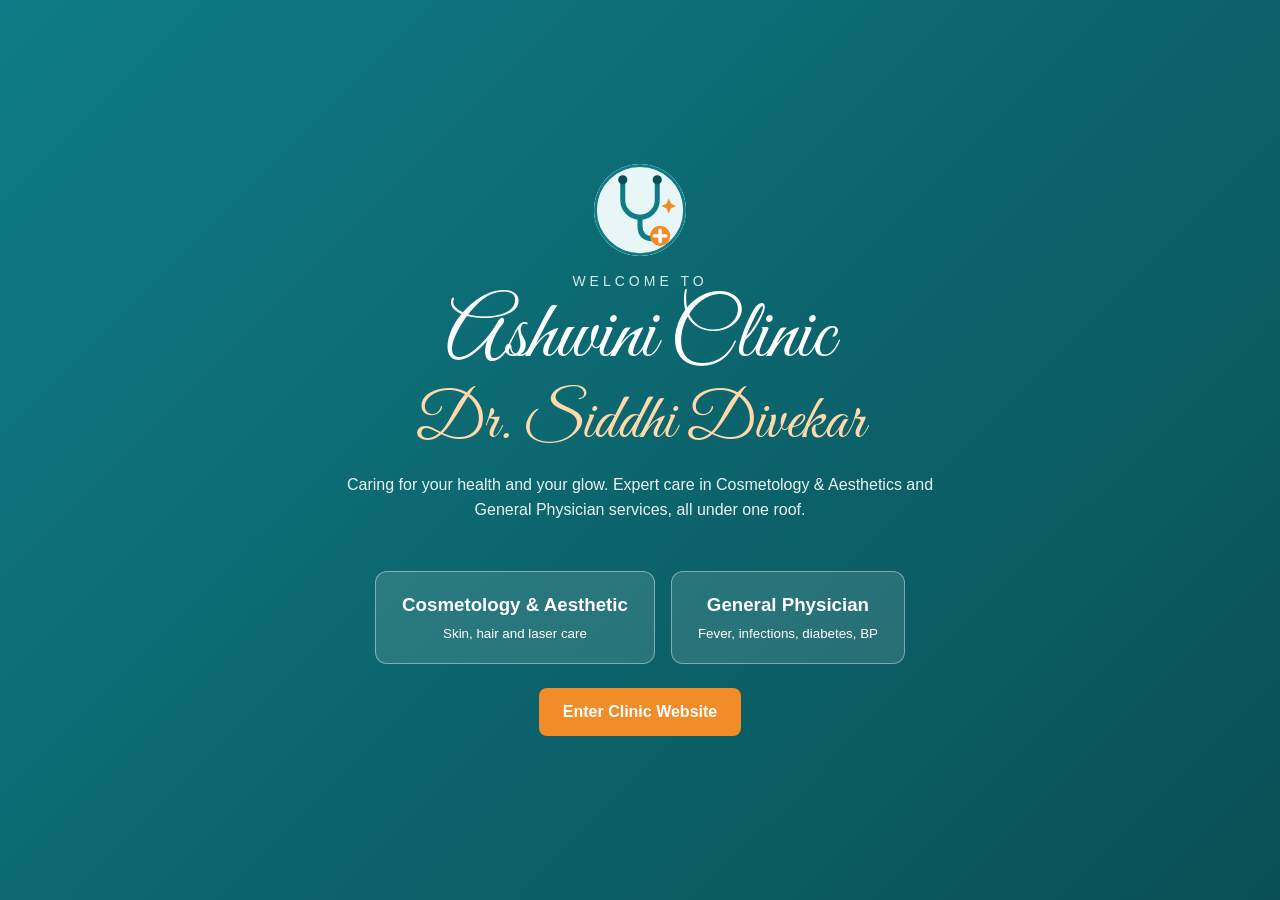
<file: index.html>
<!DOCTYPE html>
<html lang="en"><head><meta charset="UTF-8"><meta name="viewport" content="width=device-width,initial-scale=1">
<title>Welcome | Ashwini Clinic</title><link rel="icon" href="img/logo.svg"><link rel="stylesheet" href="css/style.css"></head>
<body>
<div class="hero welcome">
  <img class="biglogo" src="img/logo.svg" alt="Ashwini Clinic logo">
  <div class="welcome-small">Welcome to</div>
  <h1 class="script">Ashwini Clinic</h1>
  <div class="docname">Dr. Siddhi Divekar</div>
  <p>Caring for your health and your glow. Expert care in Cosmetology &amp; Aesthetics and General Physician services, all under one roof.</p>
  <div class="cards2">
    <div class="dept"><h3>Cosmetology &amp; Aesthetic</h3><small>Skin, hair and laser care</small></div>
    <div class="dept"><h3>General Physician</h3><small>Fever, infections, diabetes, BP</small></div>
  </div>
  <a class="btn" href="home.html">Enter Clinic Website</a>
</div>
</body></html>
</file>
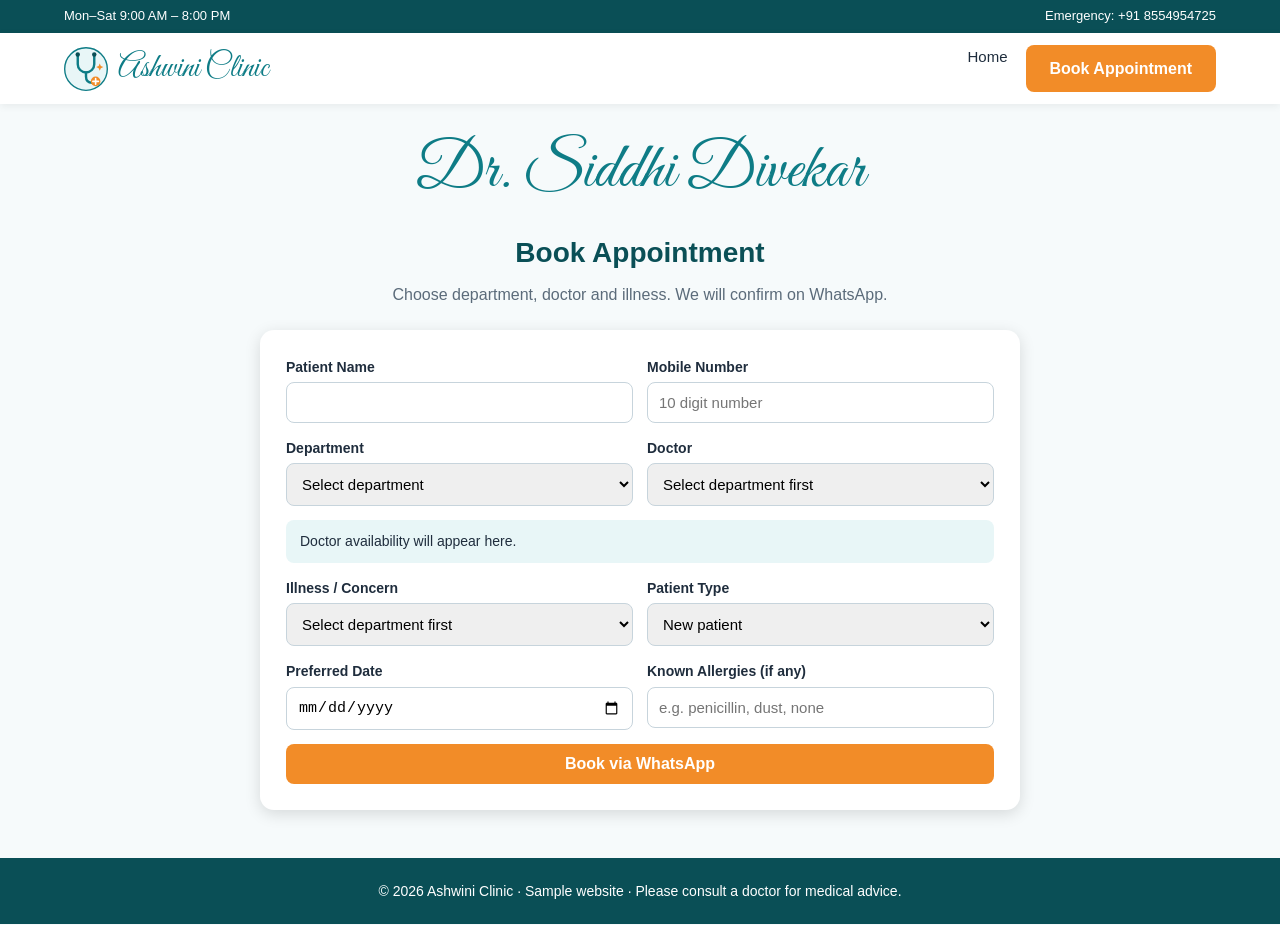
<file: appointment.html>
<!DOCTYPE html>
<html lang="en"><head><meta charset="UTF-8"><meta name="viewport" content="width=device-width,initial-scale=1">
<title>Book Appointment | Ashwini Clinic</title><link rel="icon" href="img/logo.svg"><link rel="stylesheet" href="css/style.css"></head>
<body>
<div class="top"><span>Mon–Sat 9:00 AM – 8:00 PM</span><span>Emergency: +91 8554954725</span></div>
<nav><a class="logo" href="index.html"><img src="img/logo.svg" alt="Ashwini Clinic logo"><span>Ashwini Clinic</span></a><div class="links"><a href="home.html">Home</a><a href="appointment.html" class="btn">Book Appointment</a></div></nav>
<div style="text-align:center;padding:30px 5% 0"><div class="docname dark">Dr. Siddhi Divekar</div></div>
<section id="book" style="padding-top:10px"><h2 style="text-align:center">Book Appointment</h2><p class="sub" style="text-align:center">Choose department, doctor and illness. We will confirm on WhatsApp.</p>
<form id="bookForm">
<div class="row"><div><label>Patient Name</label><input id="name" required></div><div><label>Mobile Number</label><input id="phone" type="tel" pattern="[0-9]{10}" placeholder="10 digit number" required></div></div>
<div class="row"><div><label>Department</label><select id="dept" required><option value="">Select department</option><option>Cosmetology &amp; Aesthetic</option><option>General Physician</option></select></div>
<div><label>Doctor</label><select id="doctor" required><option value="">Select department first</option></select></div></div>
<div id="avail">Doctor availability will appear here.</div>
<div class="row"><div><label>Illness / Concern</label><select id="illness" required><option value="">Select department first</option></select></div>
<div><label>Patient Type</label><select id="ptype" required><option>New patient</option><option>Emergency</option><option>Prescription</option><option>Waiting</option><option>Repeat patient</option></select></div></div>
<div class="row"><div><label>Preferred Date</label><input id="date" type="date" required></div><div><label>Known Allergies (if any)</label><input id="allergy" placeholder="e.g. penicillin, dust, none"></div></div>
<button class="btn" type="submit">Book via WhatsApp</button>
</form></section>
<footer>© 2026 Ashwini Clinic · Sample website · Please consult a doctor for medical advice.</footer>
<script src="js/app.js"></script>
</body></html>
</file>
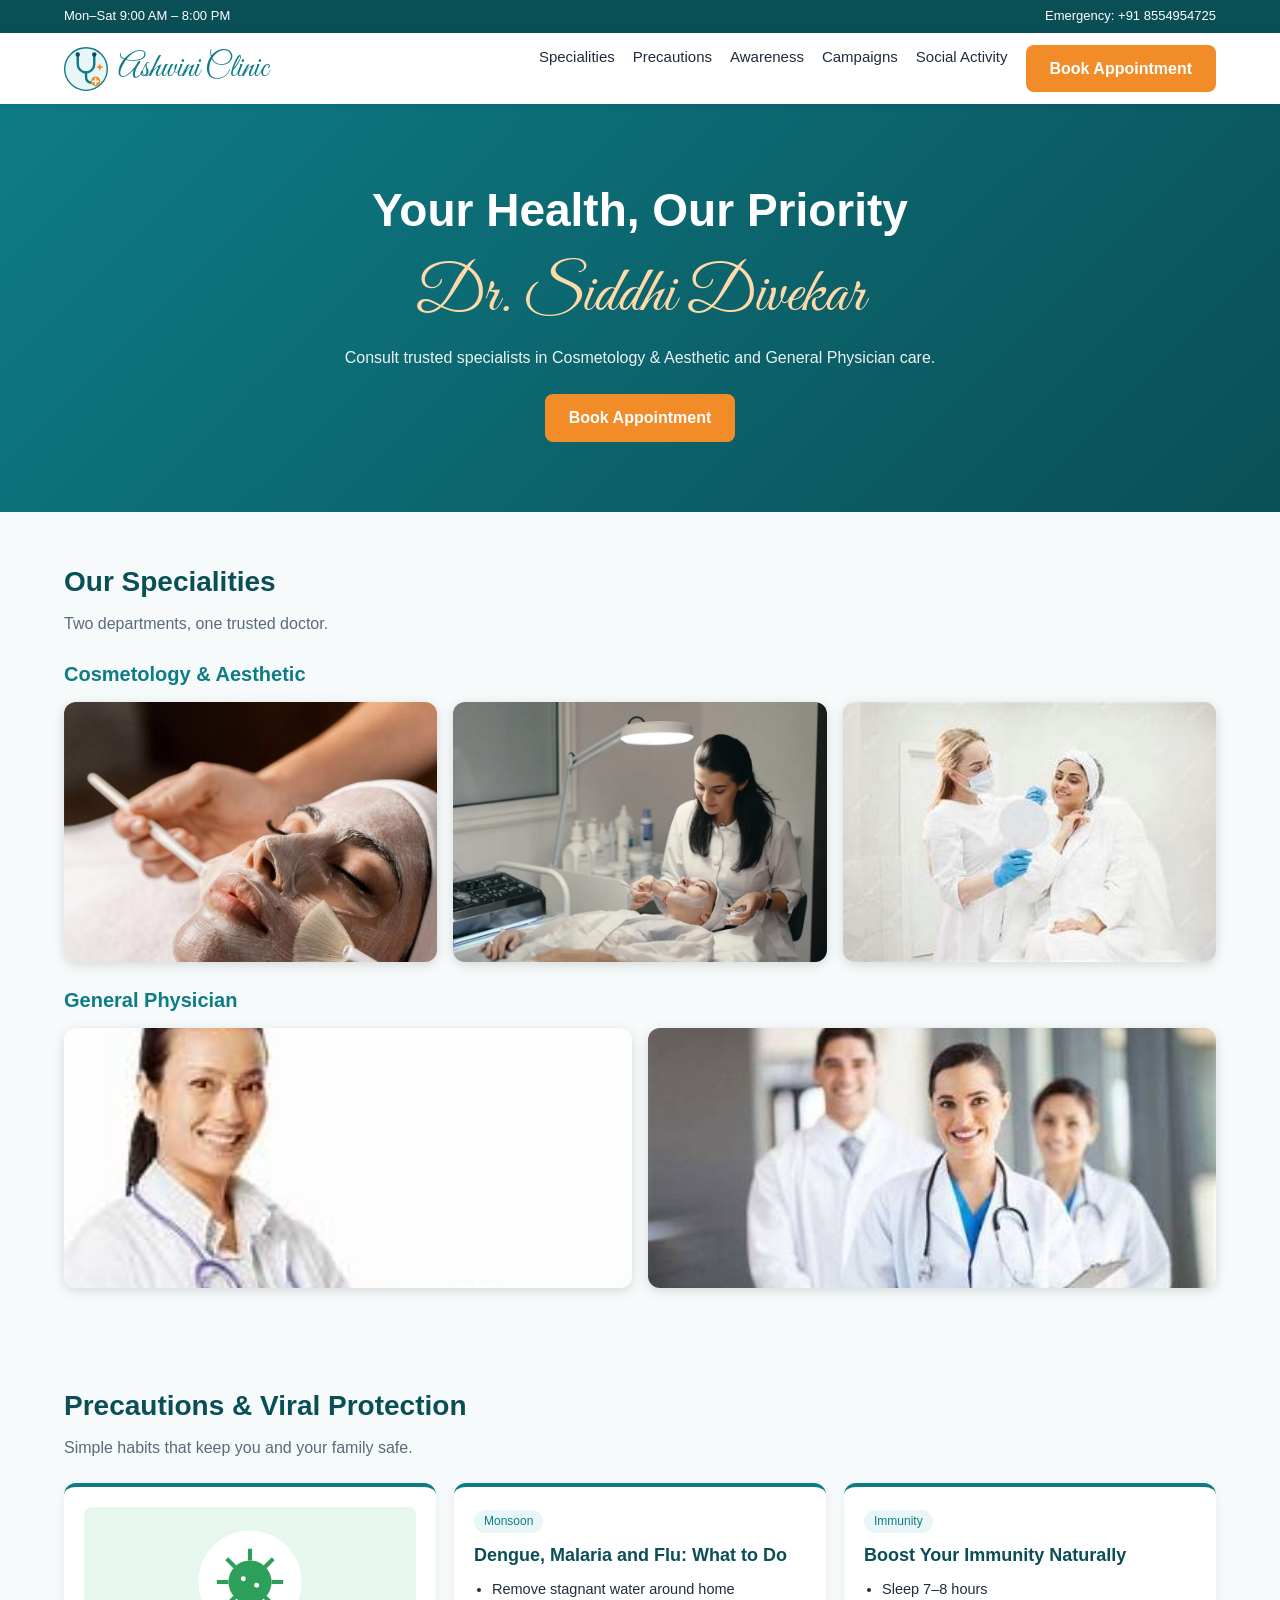
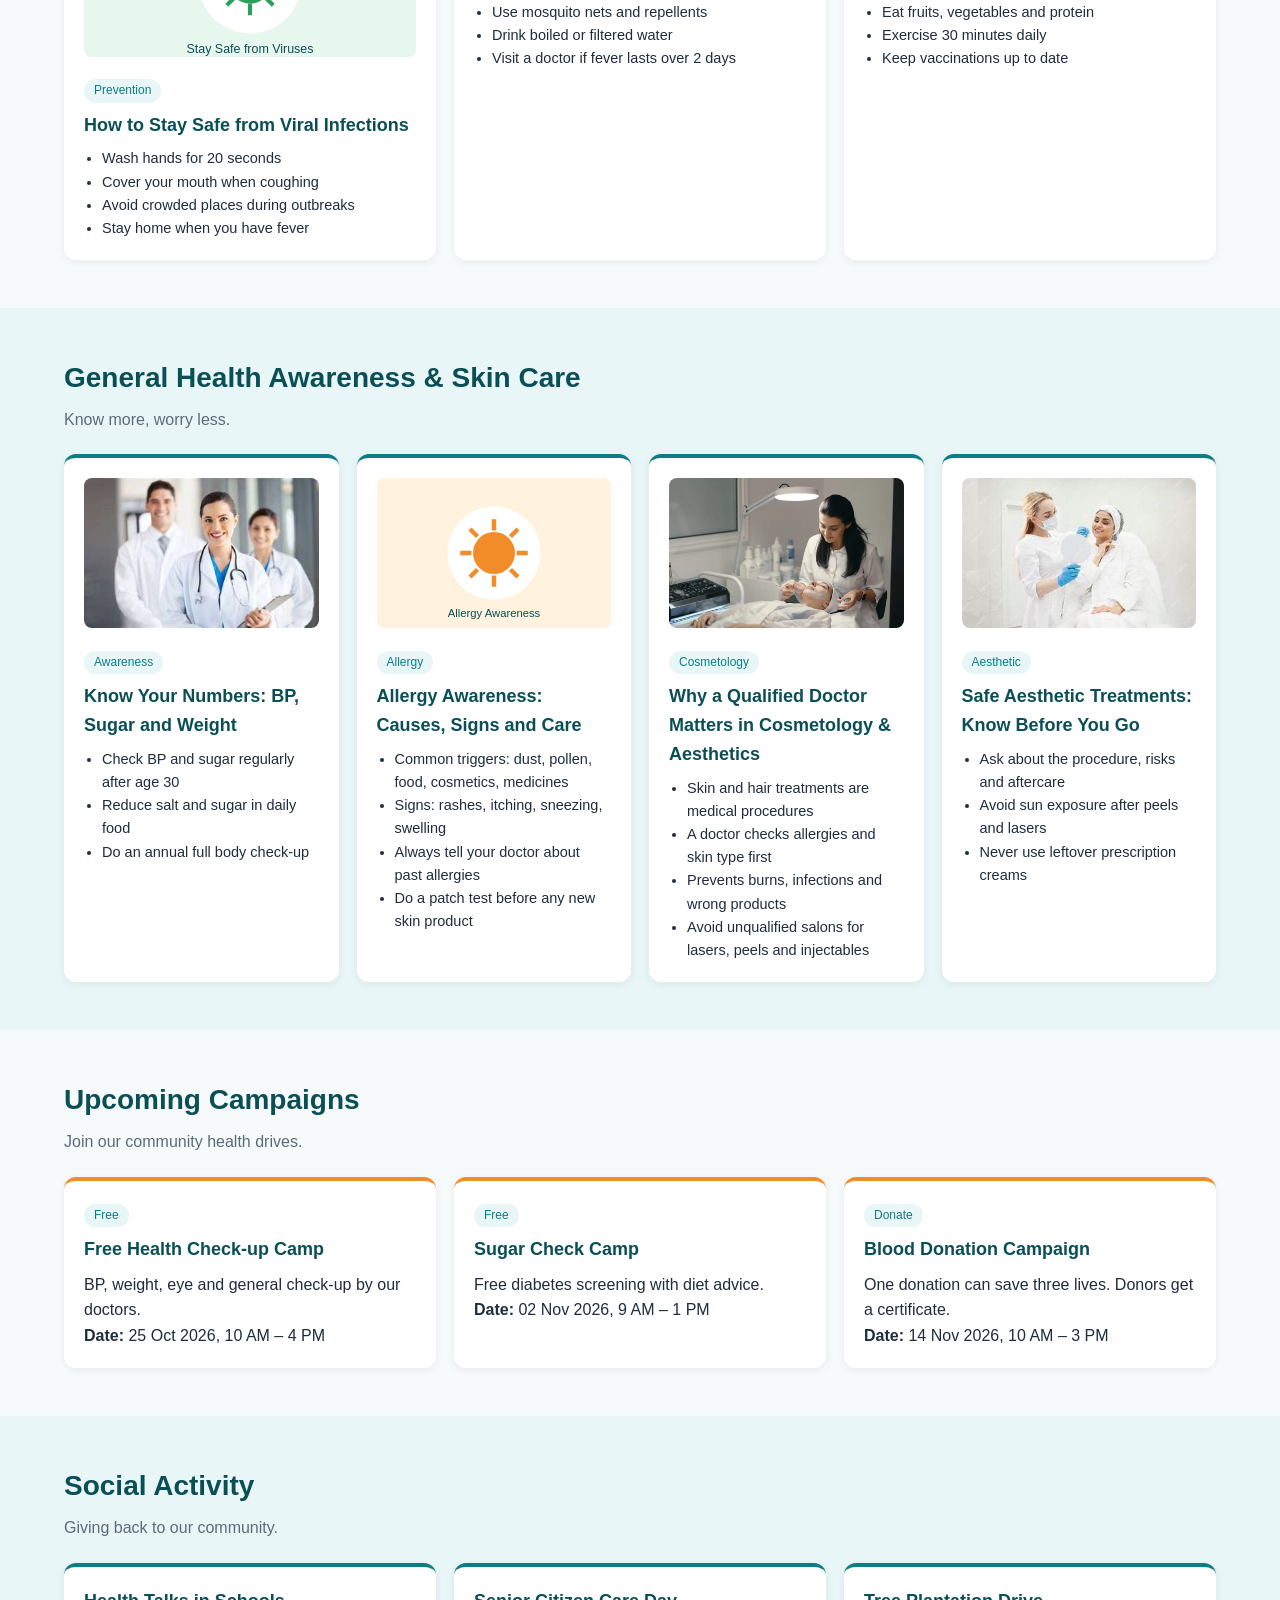
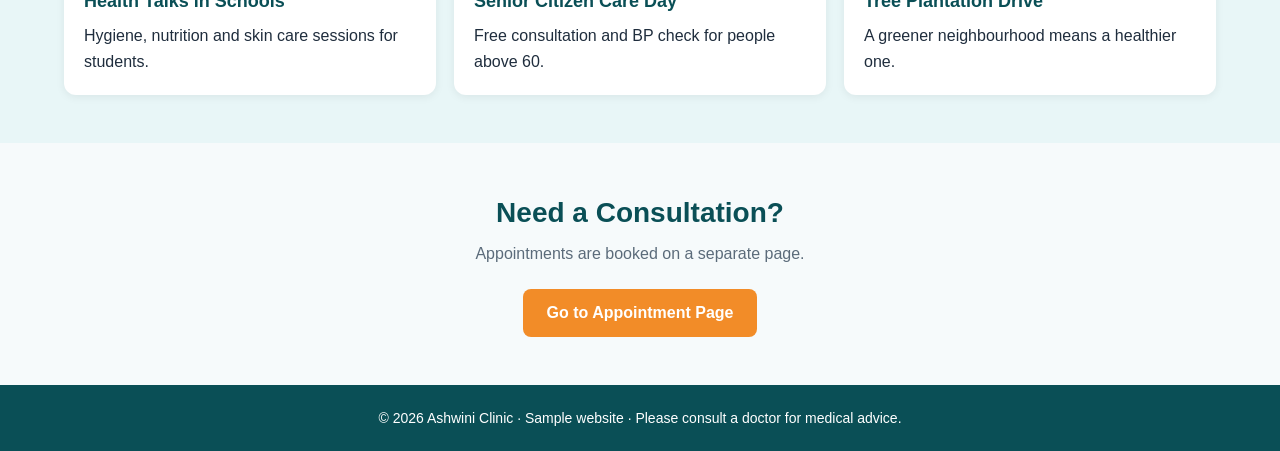
<file: home.html>
<!DOCTYPE html>
<html lang="en"><head><meta charset="UTF-8"><meta name="viewport" content="width=device-width,initial-scale=1">
<title>Home | Ashwini Clinic</title><link rel="icon" href="img/logo.svg"><link rel="stylesheet" href="css/style.css"></head>
<body>
<div class="top"><span>Mon–Sat 9:00 AM – 8:00 PM</span><span>Emergency: +91 8554954725</span></div>
<nav><a class="logo" href="index.html"><img src="img/logo.svg" alt="Ashwini Clinic logo"><span>Ashwini Clinic</span></a>
<div class="links"><a href="#specialities">Specialities</a><a href="#precautions">Precautions</a><a href="#awareness">Awareness</a><a href="#campaigns">Campaigns</a><a href="#social">Social Activity</a><a href="appointment.html" class="btn">Book Appointment</a></div></nav>

<div class="hero"><h1>Your Health, Our Priority</h1>
<div class="docname">Dr. Siddhi Divekar</div>
<p>Consult trusted specialists in Cosmetology &amp; Aesthetic and General Physician care.</p>
<a class="btn" href="appointment.html">Book Appointment</a></div>

<section id="specialities"><h2>Our Specialities</h2><p class="sub">Two departments, one trusted doctor.</p>
<h3 class="spech">Cosmetology &amp; Aesthetic</h3>
<div class="gallery"><img src="img/spa-facial.jpg" alt="Facial skin treatment"><img src="img/clinic-treatment.jpg" alt="Skin care procedure at the clinic"><img src="img/aesthetician-mirror.jpg" alt="Aesthetic consultation"></div>
<h3 class="spech">General Physician</h3>
<div class="gallery"><img src="img/doctor-clipboard.jpg" alt="Doctor taking patient notes"><img src="img/doctors-team.jpg" alt="Caring medical team"></div></section>

<section id="precautions"><h2>Precautions &amp; Viral Protection</h2><p class="sub">Simple habits that keep you and your family safe.</p>
<div class="grid">
<div class="card"><img src="img/viral.svg" alt="viral protection"><span class="tag">Prevention</span><h3>How to Stay Safe from Viral Infections</h3><ul><li>Wash hands for 20 seconds</li><li>Cover your mouth when coughing</li><li>Avoid crowded places during outbreaks</li><li>Stay home when you have fever</li></ul></div>
<div class="card"><span class="tag">Monsoon</span><h3>Dengue, Malaria and Flu: What to Do</h3><ul><li>Remove stagnant water around home</li><li>Use mosquito nets and repellents</li><li>Drink boiled or filtered water</li><li>Visit a doctor if fever lasts over 2 days</li></ul></div>
<div class="card"><span class="tag">Immunity</span><h3>Boost Your Immunity Naturally</h3><ul><li>Sleep 7–8 hours</li><li>Eat fruits, vegetables and protein</li><li>Exercise 30 minutes daily</li><li>Keep vaccinations up to date</li></ul></div>
</div></section>

<section id="awareness" class="alt-bg"><h2>General Health Awareness &amp; Skin Care</h2><p class="sub">Know more, worry less.</p>
<div class="grid">
<div class="card"><img src="img/doctors-team.jpg" alt="general physician"><span class="tag">Awareness</span><h3>Know Your Numbers: BP, Sugar and Weight</h3><ul><li>Check BP and sugar regularly after age 30</li><li>Reduce salt and sugar in daily food</li><li>Do an annual full body check-up</li></ul></div>
<div class="card"><img src="img/allergy.svg" alt="allergy"><span class="tag">Allergy</span><h3>Allergy Awareness: Causes, Signs and Care</h3><ul><li>Common triggers: dust, pollen, food, cosmetics, medicines</li><li>Signs: rashes, itching, sneezing, swelling</li><li>Always tell your doctor about past allergies</li><li>Do a patch test before any new skin product</li></ul></div>
<div class="card"><img src="img/clinic-treatment.jpg" alt="cosmetology"><span class="tag">Cosmetology</span><h3>Why a Qualified Doctor Matters in Cosmetology &amp; Aesthetics</h3><ul><li>Skin and hair treatments are medical procedures</li><li>A doctor checks allergies and skin type first</li><li>Prevents burns, infections and wrong products</li><li>Avoid unqualified salons for lasers, peels and injectables</li></ul></div>
<div class="card"><img src="img/aesthetician-mirror.jpg" alt="aesthetic care"><span class="tag">Aesthetic</span><h3>Safe Aesthetic Treatments: Know Before You Go</h3><ul><li>Ask about the procedure, risks and aftercare</li><li>Avoid sun exposure after peels and lasers</li><li>Never use leftover prescription creams</li></ul></div>
</div></section>

<section id="campaigns"><h2>Upcoming Campaigns</h2><p class="sub">Join our community health drives.</p>
<div class="grid">
<div class="card camp"><span class="tag">Free</span><h3>Free Health Check-up Camp</h3><p>BP, weight, eye and general check-up by our doctors.<br><b>Date:</b> 25 Oct 2026, 10 AM – 4 PM</p></div>
<div class="card camp"><span class="tag">Free</span><h3>Sugar Check Camp</h3><p>Free diabetes screening with diet advice.<br><b>Date:</b> 02 Nov 2026, 9 AM – 1 PM</p></div>
<div class="card camp"><span class="tag">Donate</span><h3>Blood Donation Campaign</h3><p>One donation can save three lives. Donors get a certificate.<br><b>Date:</b> 14 Nov 2026, 10 AM – 3 PM</p></div>
</div></section>

<section id="social" class="alt-bg"><h2>Social Activity</h2><p class="sub">Giving back to our community.</p>
<div class="grid">
<div class="card"><h3>Health Talks in Schools</h3><p>Hygiene, nutrition and skin care sessions for students.</p></div>
<div class="card"><h3>Senior Citizen Care Day</h3><p>Free consultation and BP check for people above 60.</p></div>
<div class="card"><h3>Tree Plantation Drive</h3><p>A greener neighbourhood means a healthier one.</p></div>
</div></section>

<section id="book" style="text-align:center"><h2>Need a Consultation?</h2><p class="sub">Appointments are booked on a separate page.</p><a class="btn" href="appointment.html">Go to Appointment Page</a></section>

<footer>© 2026 Ashwini Clinic · Sample website · Please consult a doctor for medical advice.</footer>
<script src="js/app.js"></script>
</body></html>
</file>
<file: css/style.css>
@import url('https://fonts.googleapis.com/css2?family=Great+Vibes&display=swap');
:root{--teal:#0e7c86;--dark:#0a4f56;--soft:#e8f6f7;--orange:#f28c28;--text:#1f2d3d;--bg:#fff}
*{box-sizing:border-box;margin:0;padding:0}
body{font-family:'Segoe UI',Arial,sans-serif;color:var(--text);background:#f6fafb;line-height:1.6}
a{color:inherit;text-decoration:none}
.top{background:var(--dark);color:#fff;font-size:13px;padding:6px 5%;display:flex;justify-content:space-between;flex-wrap:wrap;gap:6px}
nav{background:#fff;padding:12px 5%;display:flex;justify-content:space-between;align-items:center;position:sticky;top:0;box-shadow:0 2px 8px #0001;z-index:9;flex-wrap:wrap;gap:8px}
.logo{font-size:22px;font-weight:700;color:var(--teal)}
nav .links{display:flex;gap:18px;font-size:15px;flex-wrap:wrap}
nav .links a:hover{color:var(--teal)}
.btn{display:inline-block;background:var(--orange);color:#fff;padding:11px 24px;border-radius:8px;border:0;font-size:16px;cursor:pointer;font-weight:600}
.btn.alt{background:var(--teal)}
.hero{background:linear-gradient(135deg,var(--teal),var(--dark));color:#fff;text-align:center;padding:70px 5%}
.hero h1{font-size:clamp(28px,5vw,46px);margin-bottom:10px}
.hero p{max-width:620px;margin:0 auto 24px;opacity:.92}
.welcome{min-height:100vh;display:flex;flex-direction:column;justify-content:center;align-items:center}
.cards2{display:flex;gap:16px;justify-content:center;flex-wrap:wrap;margin:24px 0}
.dept{background:#ffffff1f;border:1px solid #fff6;padding:18px 26px;border-radius:12px;min-width:210px}
section{padding:48px 5%}
section h2{color:var(--dark);font-size:28px;margin-bottom:6px}
section .sub{color:#5b6b7a;margin-bottom:22px}
.grid{display:grid;grid-template-columns:repeat(auto-fit,minmax(240px,1fr));gap:18px}
.card{background:#fff;border-radius:12px;padding:20px;box-shadow:0 2px 10px #0001;border-top:4px solid var(--teal)}
.card h3{font-size:18px;margin-bottom:8px;color:var(--dark)}
.card ul{padding-left:18px;font-size:14.5px}
.card .tag{display:inline-block;background:var(--soft);color:var(--teal);font-size:12px;padding:2px 10px;border-radius:20px;margin-bottom:8px}
.card.camp{border-top-color:var(--orange)}
.alt-bg{background:var(--soft)}
form{background:#fff;max-width:760px;margin:auto;padding:26px;border-radius:14px;box-shadow:0 4px 16px #0002;display:grid;gap:14px}
form .row{display:grid;grid-template-columns:repeat(auto-fit,minmax(220px,1fr));gap:14px}
label{font-weight:600;font-size:14px;display:block;margin-bottom:4px}
input,select{width:100%;padding:11px;border:1px solid #c7d4dc;border-radius:8px;font-size:15px}
#avail{background:var(--soft);padding:10px 14px;border-radius:8px;font-size:14px;min-height:42px}
footer{background:var(--dark);color:#fff;text-align:center;padding:22px 5%;font-size:14px}

.docname{font-family:'Great Vibes','Brush Script MT','Segoe Script',cursive;font-size:clamp(38px,7vw,64px);color:#ffd9a8;line-height:1.2;margin-bottom:10px}
.docname.dark{color:var(--teal)}
.card img{width:100%;height:150px;object-fit:cover;border-radius:8px;margin-bottom:12px;background:var(--soft)}

.script,.logo span{font-family:'Great Vibes','Brush Script MT','Segoe Script',cursive;font-weight:400}
h1.script{font-size:clamp(48px,9vw,84px);line-height:1.1;color:#fff;margin-bottom:0}
.welcome-small{letter-spacing:4px;text-transform:uppercase;font-size:14px;opacity:.85}
.biglogo{width:92px;height:92px;background:#fff;border-radius:50%;margin-bottom:14px}
.logo{display:flex;align-items:center;gap:10px}
.logo img{width:44px;height:44px}
.logo span{font-size:32px;line-height:1}
.spech{color:var(--teal);margin:22px 0 12px;font-size:20px}
.gallery{display:grid;grid-template-columns:repeat(auto-fit,minmax(230px,1fr));gap:16px}
.gallery img{width:100%;height:260px;object-fit:cover;object-position:center 25%;border-radius:12px;box-shadow:0 3px 12px #0002}
</file>
